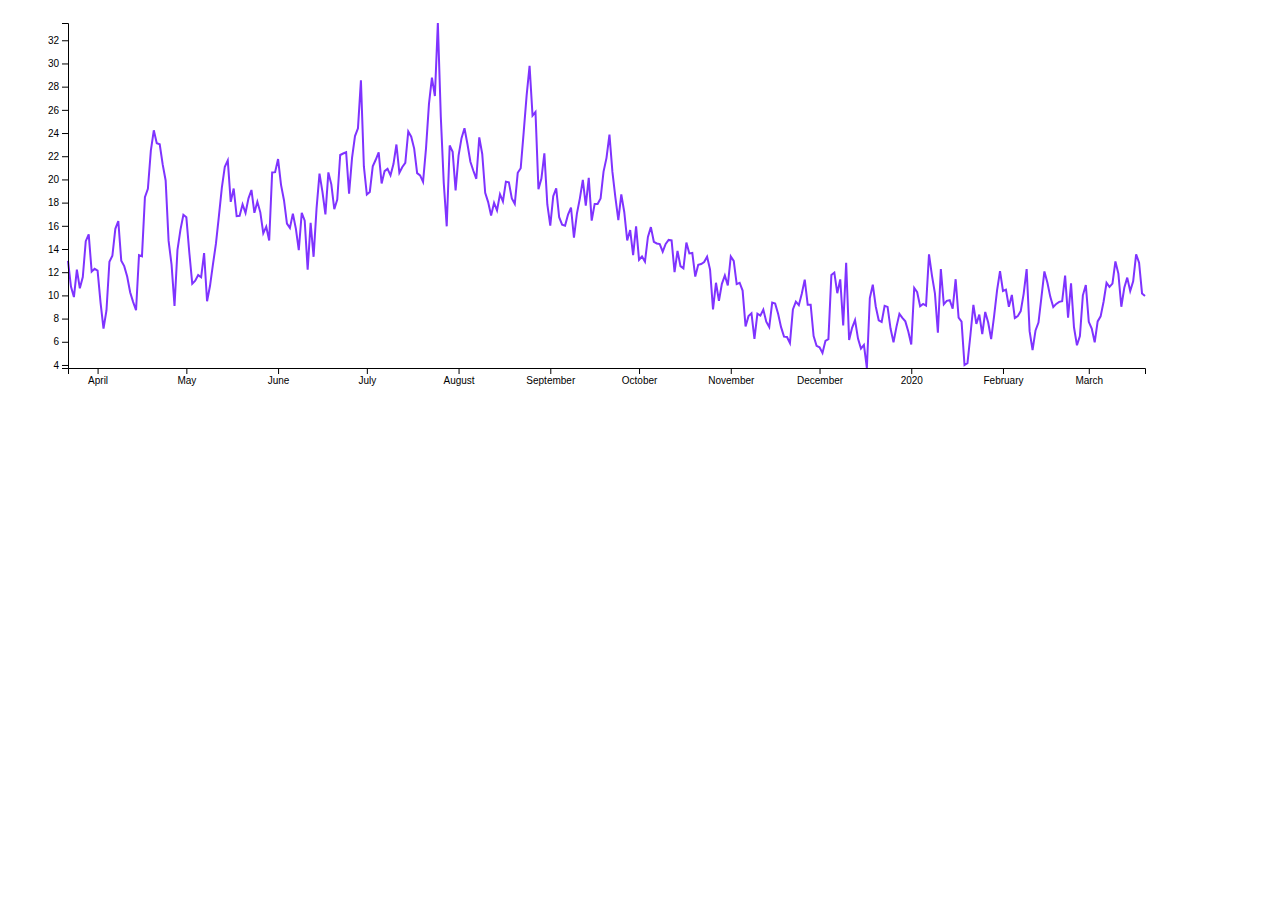
<file: annual-daily-temperature/index.html>
<!DOCTYPE html>
<html lang="en">
  <head>
    <title>Annual Daily Temperature</title>
  </head>
  <body>
    <div id="wrapper"></div>

    <script src="./../d3.v5.js"></script>
    <script src="./chart.js"></script>
</body>
</html>
</file>
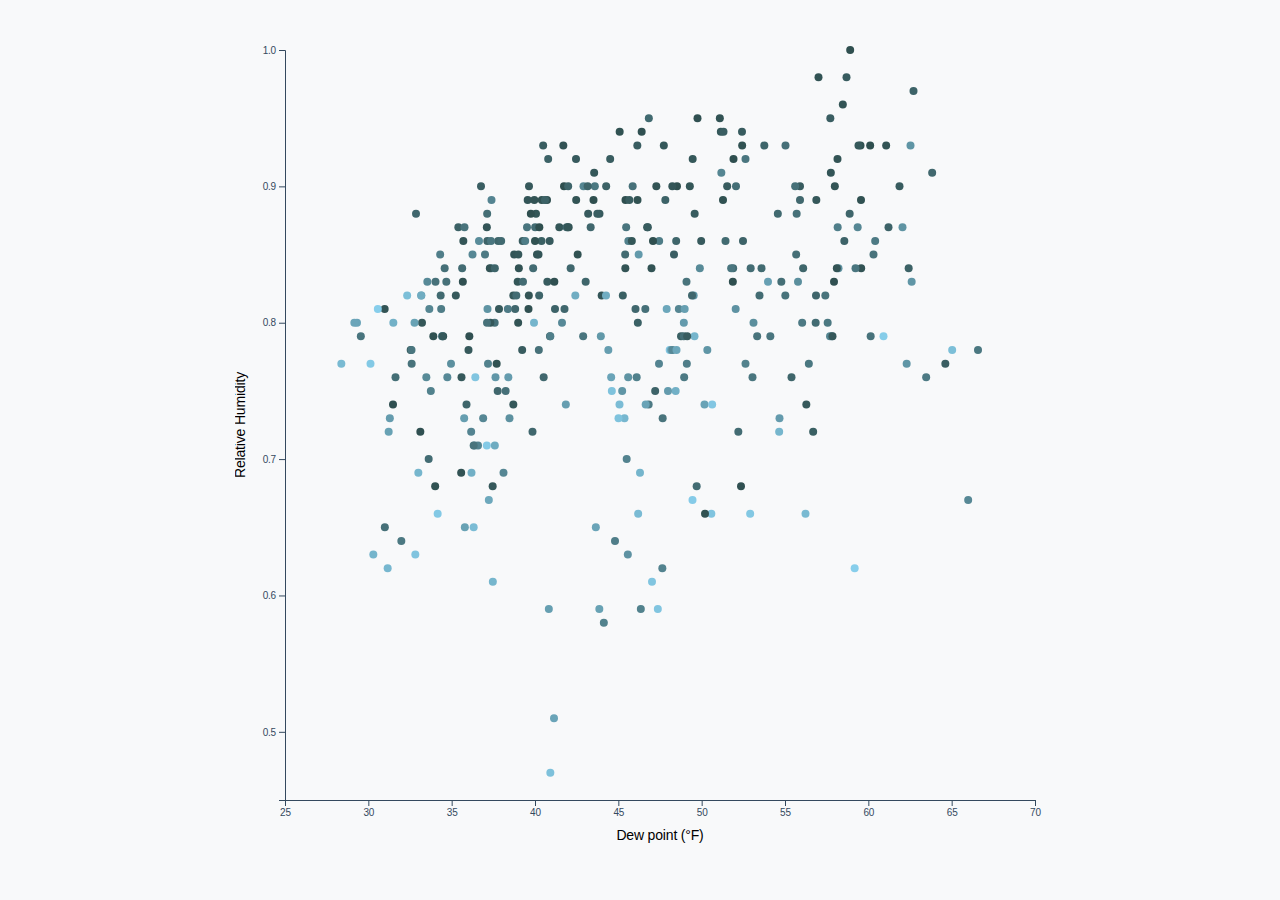
<file: dew-point-vs-humidity/index.html>
<!DOCTYPE html>
<html lang="en">
  <head>
    <link rel="stylesheet" href="./styles.css"></link>
    <title>Dew Point vs Humidity Scatterplot</title>
  </head>
  <body>
    <div id="wrapper"></div>

    <script src="./../d3.v5.js"></script>
    <script src="./draw-scatter.js"></script>
  </body>
</html>
</file>
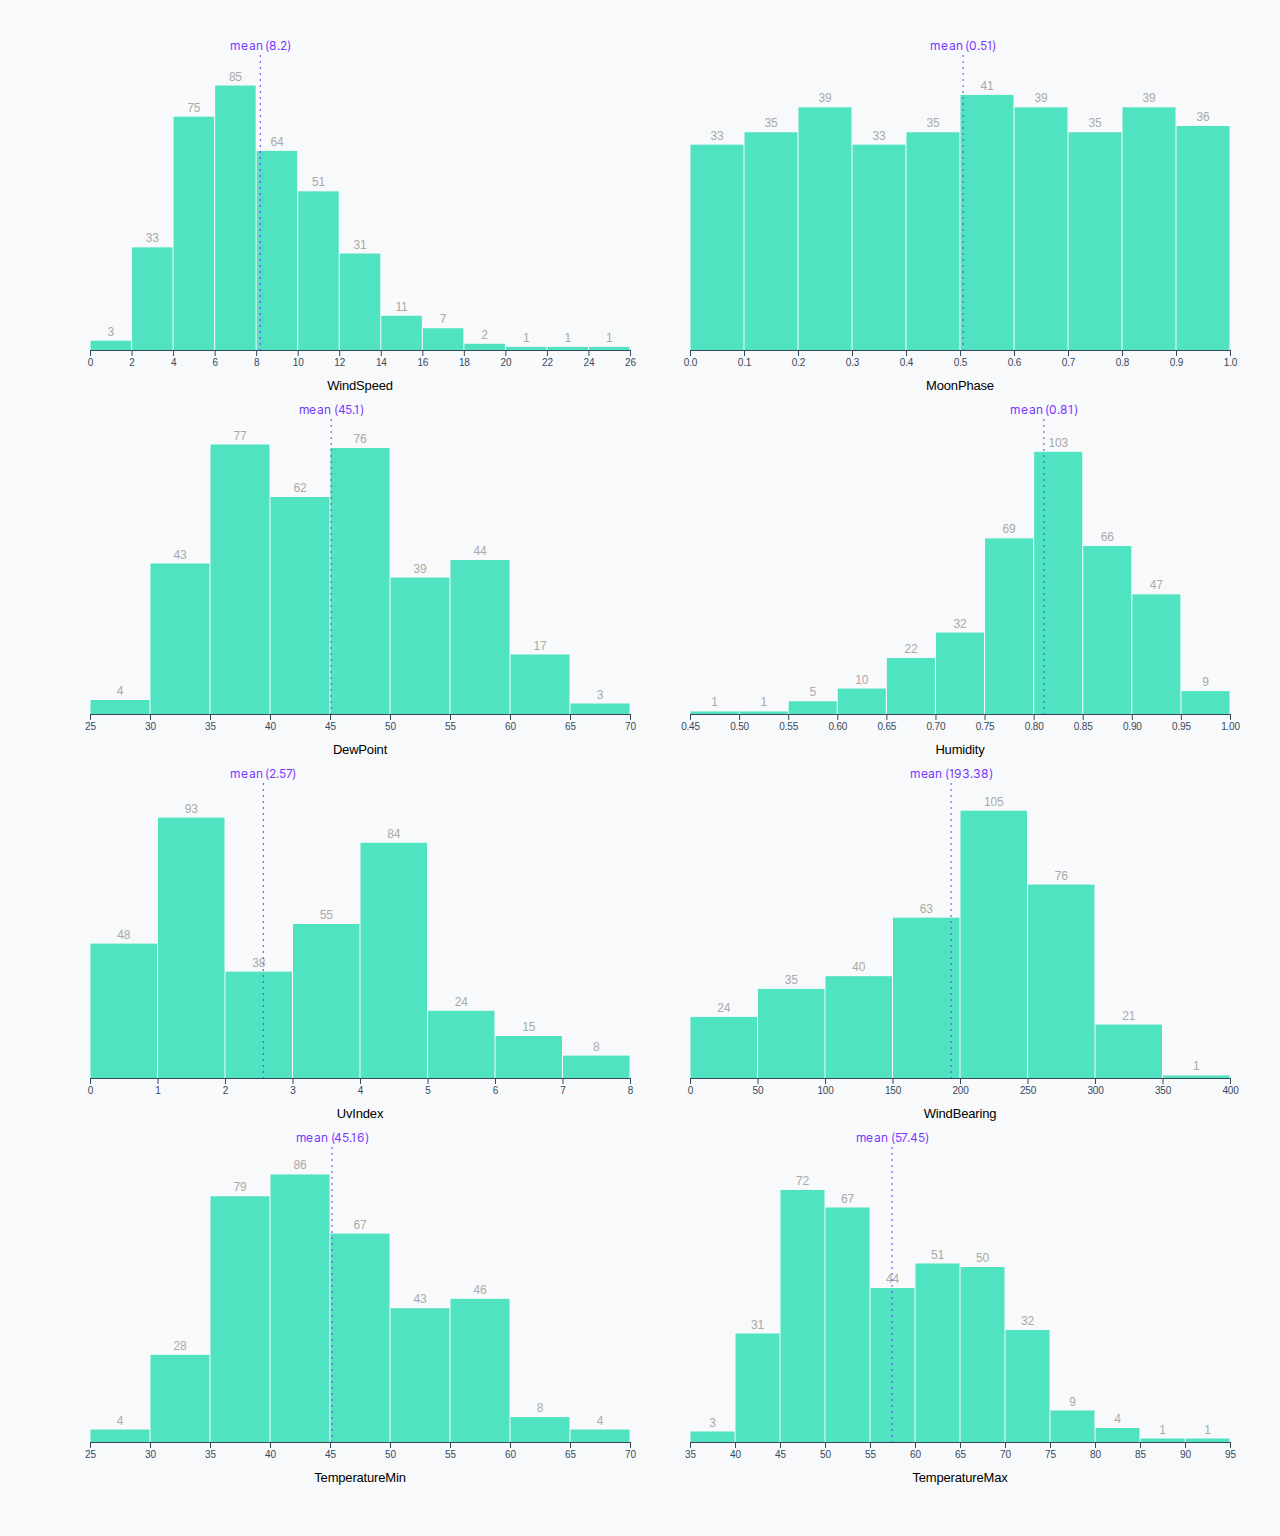
<file: frequency-distribution/index.html>
<!DOCTYPE html>
<html lang="en">
  <head>
    <link rel="stylesheet" href="./styles.css"></link>
    <title>Histograms</title>
  </head>
  <body>
    <div id="wrapper"></div>

    <script src="./../d3.v5.js"></script>
    <script src="./draw-bars.js"></script>
  </body>
</html>
</file>
<file: dew-point-vs-humidity/styles.css>
@font-face {
  font-family: 'Inter var';
  src: url('./../../../Inter.var.woff2');
}

body {
  display: flex;
  flex-direction: column;
  align-items: center;
  padding: 2em;
  letter-spacing: -0.011em;
  font-family: 'Inter var', sans-serif;
  font-size: 16px;
  color: #34495e;
  background: #f8f9fa;
}

svg {
  fill: #34495e;
}
</file>
<file: frequency-distribution/styles.css>
@font-face {
  font-family: 'Inter var';
  src: url('./../../../Inter.var.woff2');
}

body {
  display: flex;
  flex-direction: column;
  align-items: center;
  padding: 2em;
  letter-spacing: -0.011em;
  font-family: 'Inter var', sans-serif;
  font-size: 16px;
  color: #34495e;
  background: #f8f9fa;
}

svg {
  fill: #34495e;
}
</file>
